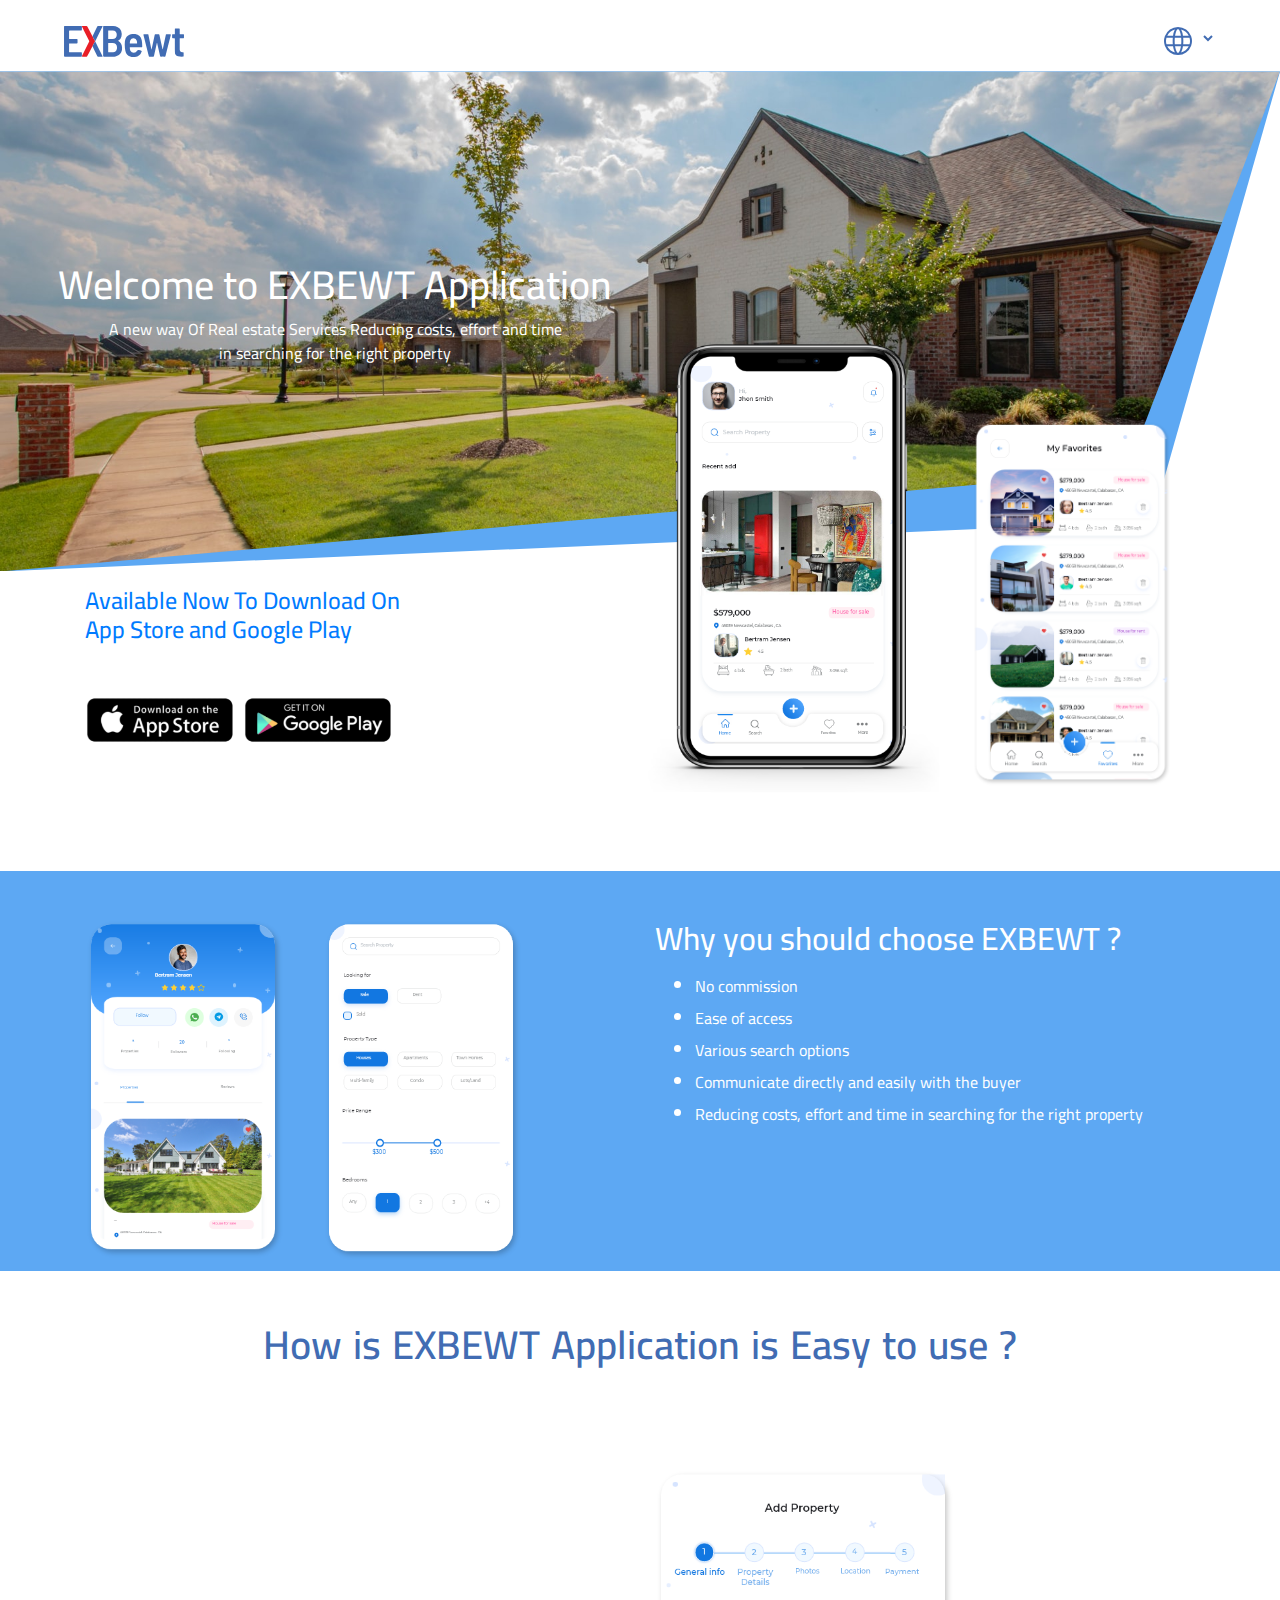
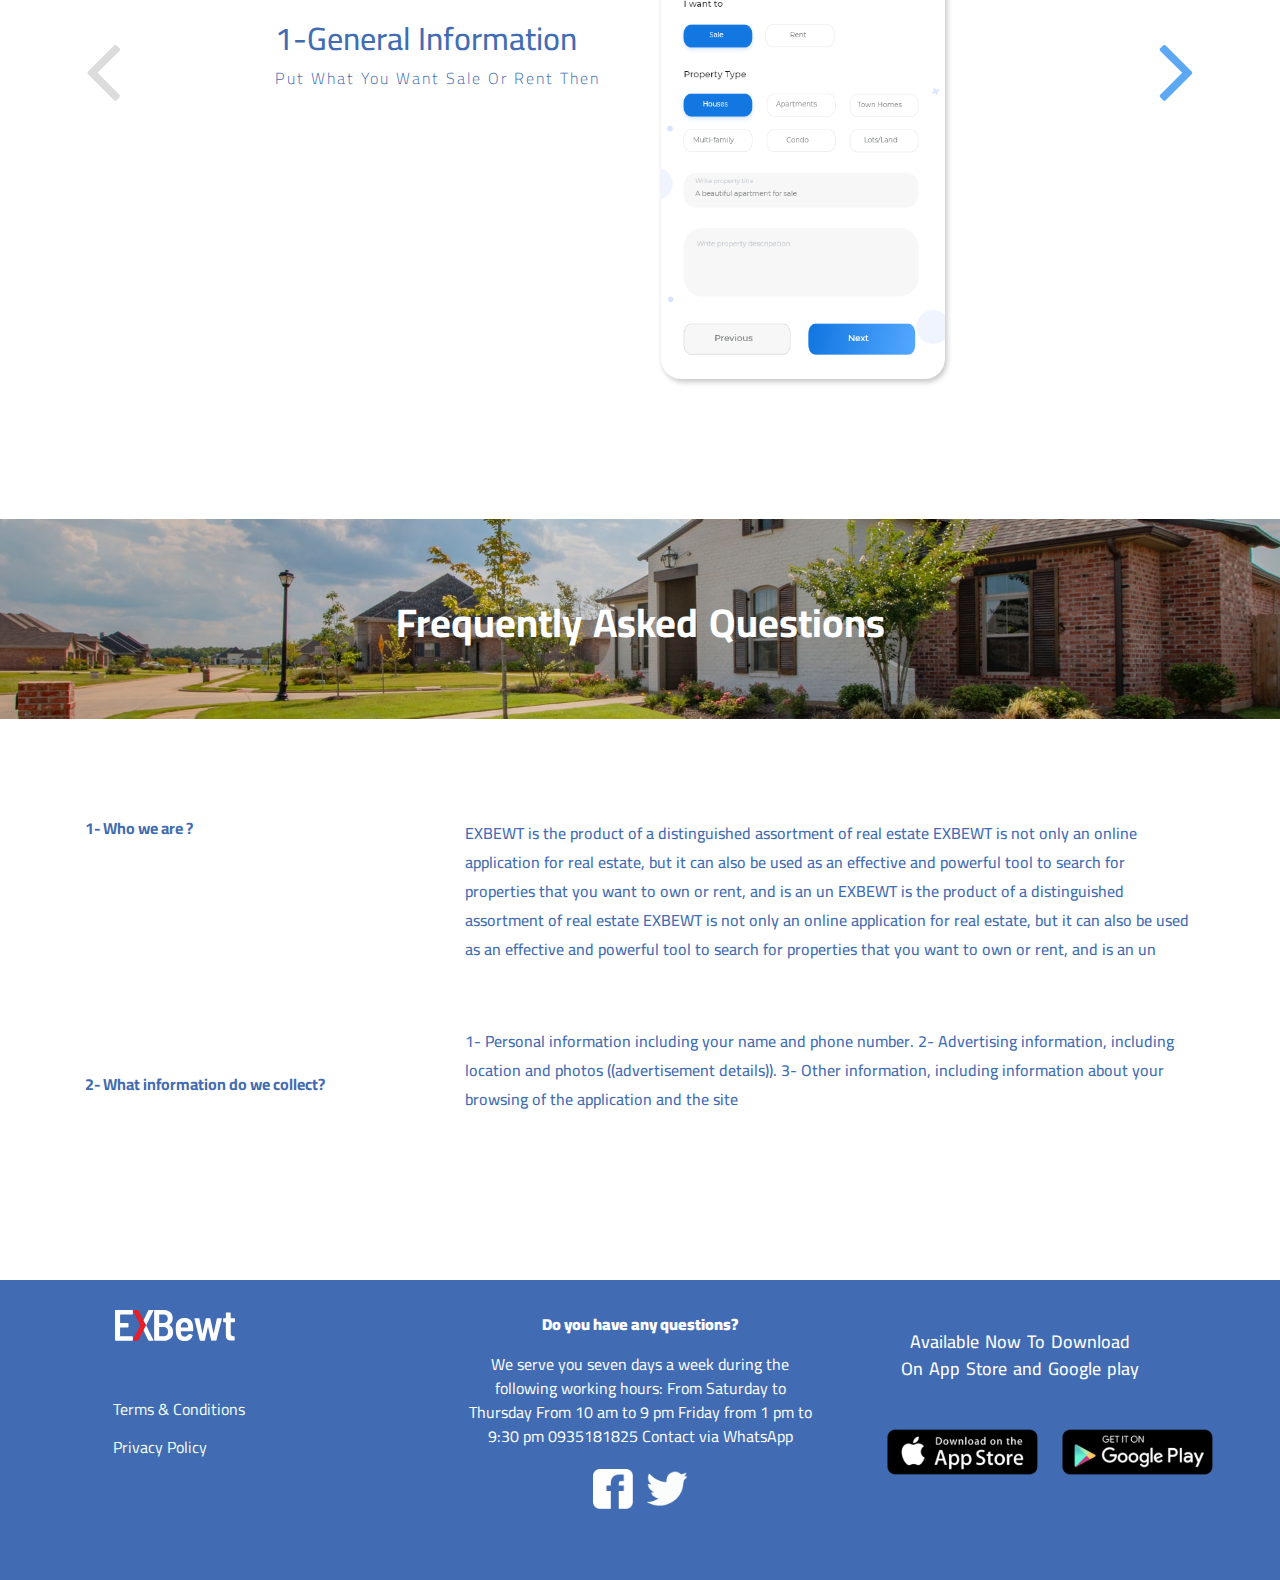
<file: index.html>
<!DOCTYPE html>
<html lang="en">

<head>
    <meta charset="UTF-8">
    <meta http-equiv="X-UA-Compatible" content="IE=edge">
    <meta name="viewport" content="width=device-width, initial-scale=1.0">
    <link rel="preconnect" href="https://fonts.googleapis.com">
    <link rel="preconnect" href="https://fonts.gstatic.com" crossorigin>
    <link
    <link rel="preconnect" href="https://fonts.googleapis.com">
    <link rel="preconnect" href="https://fonts.gstatic.com" crossorigin>
    <link href="https://fonts.googleapis.com/css2?family=Cairo:wght@200;300;400;600;800;900&family=Tajawal:wght@200;400;700&family=Zen+Kaku+Gothic+Antique:wght@300;500&display=swap" rel="stylesheet">
    <link href="https://fonts.googleapis.com/css2?family=Montserrat:ital,wght@0,100;0,300;0,500;1,700&display=swap"
    rel="stylesheet">
    <link href="css/bootstrap.min.css" rel="stylesheet">
    <link rel="stylesheet" href="https://cdn.jsdelivr.net/npm/bootstrap@4.6.1/dist/css/bootstrap.min.css">
    <script src="https://cdn.jsdelivr.net/npm/jquery@3.5.1/dist/jquery.slim.min.js"></script>
    <script src="https://cdn.jsdelivr.net/npm/popper.js@1.16.1/dist/umd/popper.min.js"></script>
    <script src="https://cdn.jsdelivr.net/npm/bootstrap@4.6.1/dist/js/bootstrap.bundle.min.js"></script>
    <link href="css/font-awesome.min.css" rel="stylesheet">
    <link href="css/style.css" rel="stylesheet">
    <title>EXBewt</title>
</head>

<body>


    
    <header class="my-3">
        <div class="cont header ">
            <div class="logo ">
                <img src="images/Logo colored.svg">
            </div>
            <div class="lang">
                <img src="images/أيقونة اللغة.svg" alt="">
               <select name="" id="select" class="
               ">
                   <option  hidden class="langOption"></option>
                   <option value="en" id="en">En</option>
                   <option value="ar" id="ar">Ar</option>
                   
                   
               </select>
            </div>
        </div>
    </header>

    <div class="parent d-none d-md-block">
        <section class="home-section">
      
            <div class="home">
                <div class="container">
                    <div class="home-details ">
                        <h1 class="title">
                            Welcome to EXBEWT Application
                        </h1>
                        <p>
                            A new way Of Real estate Services Reducing costs, effort and time<br> in searching for the right
                            property
                        </p>
                    </div>
                </div>
            </div>
    
          
        </section>
    </div>
    <div class="parent d-block d-md-none">
        <section class="home-section">
      
            <div class="home">
                <div class="container">
                    <div class="home-details ">
                        <h2 class="title">
                            Welcome to EXBEWT Application
                        </h2>
                        <p>
                            A new way Of Real estate Services Reducing costs, effort and time in searching for the right
                            property
                        </p>
                    </div>
                </div>
            </div>
    
          
        </section>
    </div>
    <section class="mobile d-none d-md-block">
        <div class="container">
            <div class="row">
                <div class="col-md-4  mobile-sec1">
                    <h4 class="text-primary mt-3">
                        Available Now To Download On<br> App Store and Google Play
                    </h4>
                    <div class="row mt-5">
                        <div class="col-md-5 col-12 ">
                            <div class="img">
                                <img src="images/APP Store.png" alt="" class="w-100">
                            </div>
                        </div>
                        <div class="col-md-5 col-12">
                            <div class="img">
                                <img src="images/Google Play.png" alt="" class="w-100">
                            </div>
                        </div>

                    </div>


                </div>
                <div class="col-md-8 mobiles">
                    <div class="row">
                        <div class="col-md-8 col-12">
                            <div class="img1">
                                <img src="images/Home phone.png" alt="">
                            </div>
                        </div>
                        <div class="col-md-4 col-12">
                            <div class="img2">
                                <img src="images/Group 18374.png" alt="">
                            </div>
                        </div>
                    </div>
                </div>
            </div>
        </div>
    </section>
    <section class="mobile d-block d-md-none">
        <div class="container">
            <div class="row">
               
                <div class="col-md-8 mobiles">
                    <div class="row">
                        <div class="col-md-8 col-12">
                            <div class="img1">
                                <img src="images/Home phone.png" alt="">
                            </div>
                        </div>
                        <div class="col-md-4 col-12">
                            <div class="img2">
                                <img src="images/Group 18374.png" alt="">
                            </div>
                        </div>
                    </div>
                </div>
                <div class="col-md-4  mobile-sec1 text-center">
                    <h4 class="text-primary mt-3">
                        Available Now To Download On <br>App Store and Google play
                    </h4>
                    <div class=" mt-5 imgInMobile">
                        <img src="images/Google Play.png" alt="">
                        <img src="images/APP Store.png" alt="">
                    </div>


                </div>
            </div>
        </div>
    </section>
    
    <section class="choose d-none d-md-block">
        <div class="container">
            <div class="row">
                <div class="col-md-6 col-12">
                    <div class="row mt-5">
                        <div class="col-md-5 col-12">
                            <div class="choose-img">
                                <img src="images/Group 18086.png" alt="" class="w-100">
                            </div>
                        </div>
                        <div class="col-md-5 col-12">
                            <div class="choose-img">
                                <img src="images/Group 18375.png" alt="" class="w-100">
                            </div>
                        </div>
                    </div>

                </div>
                <div class="col-md-6 col-12 mt-5">
                    <h2 class="choose-title text-white">
                        Why you should choose EXBEWT ?
                    </h2>
                    <ul class="text-white mt-3 choose-ul-list ">
                        <li class="my-2 mt-3">
                            No commission
                        </li>
                        <li class="my-2">
                            Ease of access
                        </li>
                        <li class="my-2">Various search options</li>
                        <li class="my-2">Communicate directly and easily with the buyer</li>
                        <li class="my-2">Reducing costs, effort and time in searching for the right property</li>

                    </ul>
                </div>
            </div>
        </div>
    </section>
    <section class="choose d-block d-md-none choose-mob">
        <div class="container">
            <div class="row">
                <div class=" col-12 mt-5">
                    <h4 class="choose-title text-white">
                        Why you should choose EXBEWT ?
                    </h4>
                    <ul class="text-white mt-3 choose-ul-list ">
                        <li class="my-2 mt-3">
                            No commission
                        </li>
                        <li class="my-2">
                            Ease of access
                        </li>
                        <li class="my-2">Various search options</li>
                        <li class="my-2">Communicate directly and easily with the buyer</li>
                        <li class="my-2">Reducing costs, effort and time in searching for the right property</li>

                    </ul>
                </div>
                <div class=" col-12">
                    <div class="row mt-5 chooseDiv">
                        <div class="col-5 ">
                            <div class="choose-img">
                                <img src="images/Group 18086.png" alt="" class="w-100">
                            </div>
                        </div>
                        <div class="col-5 ">
                            <div class="choose-img">
                                <img src="images/Group 18375.png" alt="" class="w-100 choose-mob-img2" >
                            </div>
                        </div>
                    </div>

                </div>
               
            </div>
        </div>
    </section>
    <h2 class="easyTitle ">How is EXBEWT Application is Easy to use ? </h2>
    <section class="easy d-none d-md-block" id="easy1">
        <div class="container">
            
            <div class="row my-5">
                <div class="col-md-2">
                    <i class="	fa fa fa-angle-left arrow" id="lefArrow" ></i>
                </div>


             
                <div class="col-md-8 col-12 faz1 d-none d-md-block">
                    <div class="row ">
                     <div class="col-md-6 col-12">
                         <div class="details">
                            <h2>
                                1-General Information
                            </h2>
                            <p>
                                put what you want Sale Or Rent then
                            </p>
        
                         </div>
                        </div>
                        <div class="col-md-6 col-12">
                            <div class="easy-img">
                                <img src="images/Steper-1.png" alt="" class="w-100 ">
                            </div>
                        </div>
        
                    </div>
                    </div>



                    <div class="col-md-8 col-12 faz2 d-none">
                        <div class="row ">
                         <div class="col-md-6 col-12">
                             <div class="details">
                                <h2>
                                    2-Preperty Details
                                </h2>
                                <p>
                                    adding how many rooms and what flooor is it and more details
                                 </p>
            
                             </div>
                            </div>
                            <div class="col-md-6 col-12">
                                <div class="easy-img">
                                    <img src="images/Steper-2.png" alt="" class="w-100 ">
                                </div>
                            </div>
            
                        </div>
                        </div>
                        <div class="col-md-8 col-12 faz3 d-none">
                            <div class="row">
                                <div class="col-md-6 col-12">
                                    <div class="details">
                                       <h2>
                                           3-Photos
                                       </h2>
                                       <p>
                                        show your property photos
                                       </p>
                   
                                    </div>
                                   </div>
                                   <div class="col-md-6 col-12">
                                       <div class="easy-img">
                                           <img src="images/Steper -3.png" alt="" class="w-100 ">
                                       </div>
                                   </div>
                   
                            </div>
                        </div>
                        <div class="col-md-8 col-12 faz4 d-none">
                            <div class="row">
                                <div class="col-md-6 col-12">
                                    <div class="details">
                                       <h2>
                                           4-Location
                                       </h2>
                                       <p>
                                         locate the place so easy to find
                                       </p>
                   
                                    </div>
                                   </div>
                                   <div class="col-md-6 col-12">
                                       <div class="easy-img">
                                           <img src="images/Steper -4.png" alt="" class="w-100 ">
                                       </div>
                                   </div>
                   
                            </div>
                        </div>
                          
                        <div class="col-md-8 col-12 faz5 d-none">
                            <div class="row">
                              <div class="col-md-6 col-12">
                                  <div class="details">
                                     <h2>
                                       5-Payment methode :
                                     </h2>
                                     <p>
                                         explain to us how  you ...</p>
                 
                                  </div>
                                 </div>
                                 <div class="col-md-6 col-12">
                                     <div class="easy-img">
                                         <img src="images/Steper -5.png" alt="" class="w-100 ">
                                     </div>
                                 </div>
                 
                            </div>
                        </div>
                        

             
                <div class="col-md-2">
                    <i class="fa fa-angle-right right  arrow active" id="rightArrow" ></i>
                </div>

            </div>
        </div>
    </section>
   
     <!-- <section class="easy easymob d-block d-md-none">
        <div class="container">
         
          <div class="container">
            <div class="row  backg" >
               

               
                
                <div class="col-12">
                    <div class="details">
                       <h4>
                           1-General Information
                       </h4>
                       <p>
                           put what you want sale or rent then ...
                       </p>
   
                    </div>
                   </div>
                   <div class="col-12">
                    <div class="easy-img">
                        <img src="images/Steper-1.png" alt="" class="w-100 ">
                    </div>
                </div>
              

            </div>
          </div>
        </div>
    </section> -->
    
    


    <section class="easy easymob d-block d-md-none">
        <div class="container ">













         
            <div id="slider" class="carousel slide" data-ride="carousel">
                <ol class="carousel-indicators">
                    <li data-target="#slider" data-slide-to="0" class="active"></li>
                    <li data-target="#slider" data-slide-to="1"></li>
                    <li data-target="#slider" data-slide-to="2"></li>
                    <li data-target="#slider" data-slide-to="3"></li>
                    <li data-target="#slider" data-slide-to="4"></li>
                </ol>
            
               <div class="container-final ">
                <div class="carousel-inner">
                  <div class="carousel-item active  my-5 ">
                    <div class="mb-5 tik">
                        <h3 class="final-title">1-General Information</h3 >
                        <p>put what you want sale or rent then ...</p>
                       </div>
                   
                      <div class="final-img">
                        <img class="d-block w-100" src="images/Steper-1.png">
                      </div>
                  </div>
                  <div class="carousel-item my-5 ">
                    <div class="mb-5 tik" >
                        <h3 class="final-title">
                            2-Preperty Details
                        </h3>
                        <p>
                            adding how many rooms and what<br> flooor is it and more details
                         </p>
    
                       </div>
                       <div class="final-img">
                        <img class="d-block w-100" src="images/Steper-2.png">
                      </div>
                  </div>
                  <div class="carousel-item my-5 ">
                    <div class="mb-5 tik" >
                        <h3 class="final-title">
                            3-Photos
                        </h3>
                        <p>
                         show your property photos
                        </p>
    
                       </div>
                       <div class="final-img">
                        <img class="d-block w-100" src="images/Steper -3.png">
                      </div>
                  </div>
                  <div class="carousel-item my-5 ">
                    <div class="mb-5 tik">
                        <h3 class="final-title">
                            4-Location
                        </h3>
                        <p>
                          locate the place so easy to find
                        </p>
    
                       </div>
                       <div class="final-img">
                        <img class="d-block w-100" src="images/Steper -4.png">
                      </div>
                  </div>
                  <div class="carousel-item my-5 ">
                    <div class="mb-5 tik" >
                        <h3 class="final-title">
                            5-Payment methode :
                          </h3>
                          <p>
                              explain to us how  you ...</p>
      
                       </div>
                       <div class="final-img">
                        <img class="d-block w-100" src="images/Steper -5.png">
                      </div>
                  </div>
              </div>
               </div>
            </div>
            
        </div>
    </section>


 <section class="freq d-none d-md-block">
     <div>
         <h2>
            Frequently Asked Questions
         </h2>
     </div>

 </section >
 <section class="freq d-block d-md-none  ">
    <div>
        <h3>
           Frequently Asked <br>Questions
        </h3>
    </div>

</section >

 <section class=" questions">
    <div class="container ">
        <div class="row ">
     
            <div class="col-md-4 col-12 ">
              <h3 class="">
                  1- Who we are ?
              </h3>
            </div>
           <div class="col-md-8 col-12">
                <p>
                  EXBEWT is the product of a distinguished assortment of real estate EXBEWT is not only an online application for real estate, but it can also be used as an effective and powerful tool to search for properties that you want to own or rent, and is an un    EXBEWT is the product of a distinguished assortment of real estate EXBEWT is not only an online application for real estate, but it can also be used as an effective and powerful tool to search for properties that you want to own or rent, and is an un
                </p>
           </div>
  
       </div>
       <div class="row my-5">
     
        <div class="col-md-4 col-12 mt-5">
          <h3>
            2- What information do we collect?
          </h3>
        </div>
       <div class="col-md-8 col-12">
            <p>1- Personal information including your name and phone number. 2- Advertising information, including location and photos ((advertisement details)). 3- Other information, including information about your browsing of the application and the site
            </p>
       </div>

   </div>
      
    </div>
    
 </section>
   <footer >
       <div class="container">
          <div class="row">
              <div class="col-md-4 col-12 col-one">
                <div class="img">
                    <img src="images/Logo white.svg" alt="" class="w-100">
     
                </div>
               

                <div class="container Privacy">
 
                    <!-- Button to Open the Modal -->
                    <button type="button" class="btn btn-white" data-toggle="modal" data-target="#myModal">
                        Terms & Conditions
                    </button>
                  
                    <!-- The Modal -->
                    <div class="modal text-left" id="myModal">
                      <div class="modal-dialog modal-dialog-scrollable">
                        <div class="modal-content">
                        
                          <!-- Modal Header -->
                          <div class="modal-header">
                            <h1 class="modal-title">  Terms & Conditions</h1>
                            <button type="button" class="close" data-dismiss="modal">×</button>
                          </div>
                          
                          <!-- Modal body -->
                          <div class="modal-body">
                            <h3>Terms and conditions for EXbewt Application </h3>
                            <p>
                                EXbewt Website/Application adheres to Use Agreement and use privacy. Nevertheless, we are not a part in any dispute or claims that may arise amongst the users due to the violation of any or All parties to the Use Agreement. However, EXbewt seeks to enhance the security aspect at its site throughout limiting and eliminating the violations which some the site's users may do in a manner that contradicts the Agreement, Policy, Privacy and provisions of use in order to achieve the integrity of buying and selling, countering fraud, deception, and cheating as well as to observe the laws, legislations, and regulations observed. Therefore; EXbewt Website/Application may take the required procedure against any individual, institute, or company which breached EXbewt Website/Application Use Agreement, knowing that such procedure may be to the extent of legal and judicial prosecution before the competent body, We herein set forth the common violations and the procedures against the same:
                                 1. The client is exposed to fraud by a third party:
                                • The client should communicate through the email: info@exbewt.com.
                                * Website management will consider the complain and inspect the respondent client, whom the required procedure will be taken against him in case it was proved he violated Use Agreement. Such incident will be documented and archived to refer to it at any time.
                                • The afflicted client should refer to the competent institutions to submit a complain.
                                • EXbewt Website/Application shall not be a party in such cases, nor it would incur any liability, but we will present what has been documented to the competent institutions in case that was requested.
                                 2. Offending State's policy or sovereignty: such incident will be documented, the advertisement will be deleted, the advertiser's membership shall be cancelled, and the competent institutions will be informed the same
                                3. In case any forbidden commodities were sold: such advertisement will be documented, the advertisement will be deleted, the advertiser's membership shall be cancelled, and the competent institutions will be informed the same. 
                                4. In case any individual, institution, or company illegally (like hacking or using the illegal data-collect means or whatsoever otherwise mean is used) in order to access the Website content, Website programming, the application, of benefiting from the foregoing in whatsoever mean that might be, then; EXbewt Website/Application shall refer to the competent institutions in order to sue the he other party for the crime of electronic hacking and committing a violation against informatics crime regulations. 
                                5. In case any individual, institution, or company illegally copies advertisements from EXbewt Website/Application into another website or application without an approval from the Website, then EXbewt Website/Application would refer to the competent institutions to start a legal trial and prosecute the other party under the claim of violating the right of property. 
                                6. Violating the rights of property, intellectual property, or a patent from a third party: 
                                • Should you think that a right of yours were violated, then you should communicate (info@exbewt.com) or submit what may prove your eligibility for the published advertisement.
                                • EXbewt Website/Application will consider, study, and verify the complain, and shall take the required procedure according to the result. The complain will also be archived to refer to it at any time. 
                                * You should refer to the competent institutions in case you wish to sue the party you think it violated your right, knowing that EXbewt Website/Application will not be a part in the case nor it shall be liable for not or incur any responsibility, nevertheless; we will submit what has been documented in case the competent institutions request so. to submit a complain via the following email 
                                7. Spam: when a client is abused by another client, then he should notify the management. The complain will be considered and the appropriate procedure shall be taken against the same.
                                </p>
                          </div>
                          
                          <!-- Modal footer -->
                          <div class="modal-footer">
                            <button type="button" class="btn btn-primary" data-dismiss="modal">Close</button>
                          </div>
                          
                        </div>
                      </div>
                    </div>
                    
                  </div>
                  
                  

                   <div class="container Privacy">
 
                    <!-- Button to Open the Modal -->
                    <button type="button" class="btn btn-white" data-toggle="modal" data-target="#mymodal">
                      Privacy Policy
                    </button>
                  
                    <!-- The Modal -->
                    <div class="modal text-left" id="mymodal">
                      <div class="modal-dialog modal-dialog-scrollable">
                        <div class="modal-content">
                        
                          <!-- Modal Header -->
                          <div class="modal-header">
                            <h1 class="modal-title ">Privacy Policy</h1>
                            <button type="button" class="close" data-dismiss="modal">×</button>
                          </div>
                          
                          <!-- Modal body -->
                          <div class="modal-body">
                            <h3>Privacy policy and confidentiality statement</h3>
                            <p>
                                We appreciate your concerns and interest regarding the privacy of your data on the Internet. This policy has been prepared to help you understand the nature of the data we collect from you when you visit our application and website and how we deal with this personal data.
                                
                                No information about you will be collected without a predetermined reason. We will collect and use personal information only with the aim of achieving these specific reasons, or for any other compatible purposes, and no other information will be collected without the consent of the individual or organizations concerned as required by law. We will only retain personal information for as long as necessary to achieve these purposes. We will collect this personal information through legitimate means only, and when needed only with the knowledge or consent of the person concerned.
                                
                                What information do we collect?
                                
                                1- Personal information including your name, phone number
                                
                                2-Supporting papers, including identity papers to classify the advertisement "documented" and document membership to a regular office.
                                
                                3-Advertising information, including location and pictures, advertising details.
                                
                                4-Other information, including information about your browsing of the site or application.
                                
                                5-Payment data.
                                
                                What will this information be used for?
                                
                                1-To give you a special experience and provide the best services (and work to best meet your individual needs by providing us with your personal information)
                                
                                2-To develop the performance of using the site: (We always strive to improve the services of the site based on the information we receive from you)
                                
                                3-To improve customer service (this information helps us to better respond to your requests addressed to the customer service team, support their needs and analyze data traffic on the site.
                                
                                4-To send messages to e-mails or SMS messages, notifications to users through the site, application or other available means to provide all services, and to answer all inquiries and requests, and other questions.
                                
                                5-Automatic recording of data entry.
                                
                                6-To make statistics, research, real estate reports and payment transactions in the services available on the site.
                                
                                7-Engagement with trusted third-party partners, for example (government agencies, banks)
                                
                                8-Partners who use our analysis services.
                                
                                9-We share information with law enforcement agencies or in response to legal requests we receive
                                </p>
                          </div>
                          
                          <!-- Modal footer -->
                          <div class="modal-footer">
                            <button type="button" class="btn btn-primary" data-dismiss="modal">Close</button>
                          </div>
                          
                        </div>
                      </div>
                    </div>
                    
                  </div>
              
              </div>
              <div class="col-md-4 col-12 col2 mt-3">
              <p class="my-3">
               <p class="do">Do you have any questions?</p>  We serve you seven days a week during the following working hours: From Saturday to Thursday From 10 am to 9 pm Friday from 1 pm to 9:30 pm 0935181825 Contact via WhatsApp
              </p>
             
               <a href="https://www.facebook.com/exbewt" target="_blank"> <img src="images/Facebook.svg" alt="" ></a>
               <a href="https://twitter.com/exbewt?s=21" target="_blank">
                <img src="images/tweeter.svg" alt="">
               </a>
              
              </div>
              <div class="col-md-4 col-12 col3 my-5">
               <p> Available Now To Download<br> On App Store and Google play</p>
             <div class="img">
                 <div class="appstore">
                    <img src="images/APP Store.png" alt="" class="">
                 </div>
                 <div class="googleplay">
                    <img src="images/Google Play.png" alt="" class="">
                 </div>
                </div>
                 
                
                
             </div>
            </div>
          </div>
   </footer>
 

   <script src="js/lang.js"></script>
<script src="js/script.js"></script>
</body>

</html>
</file>
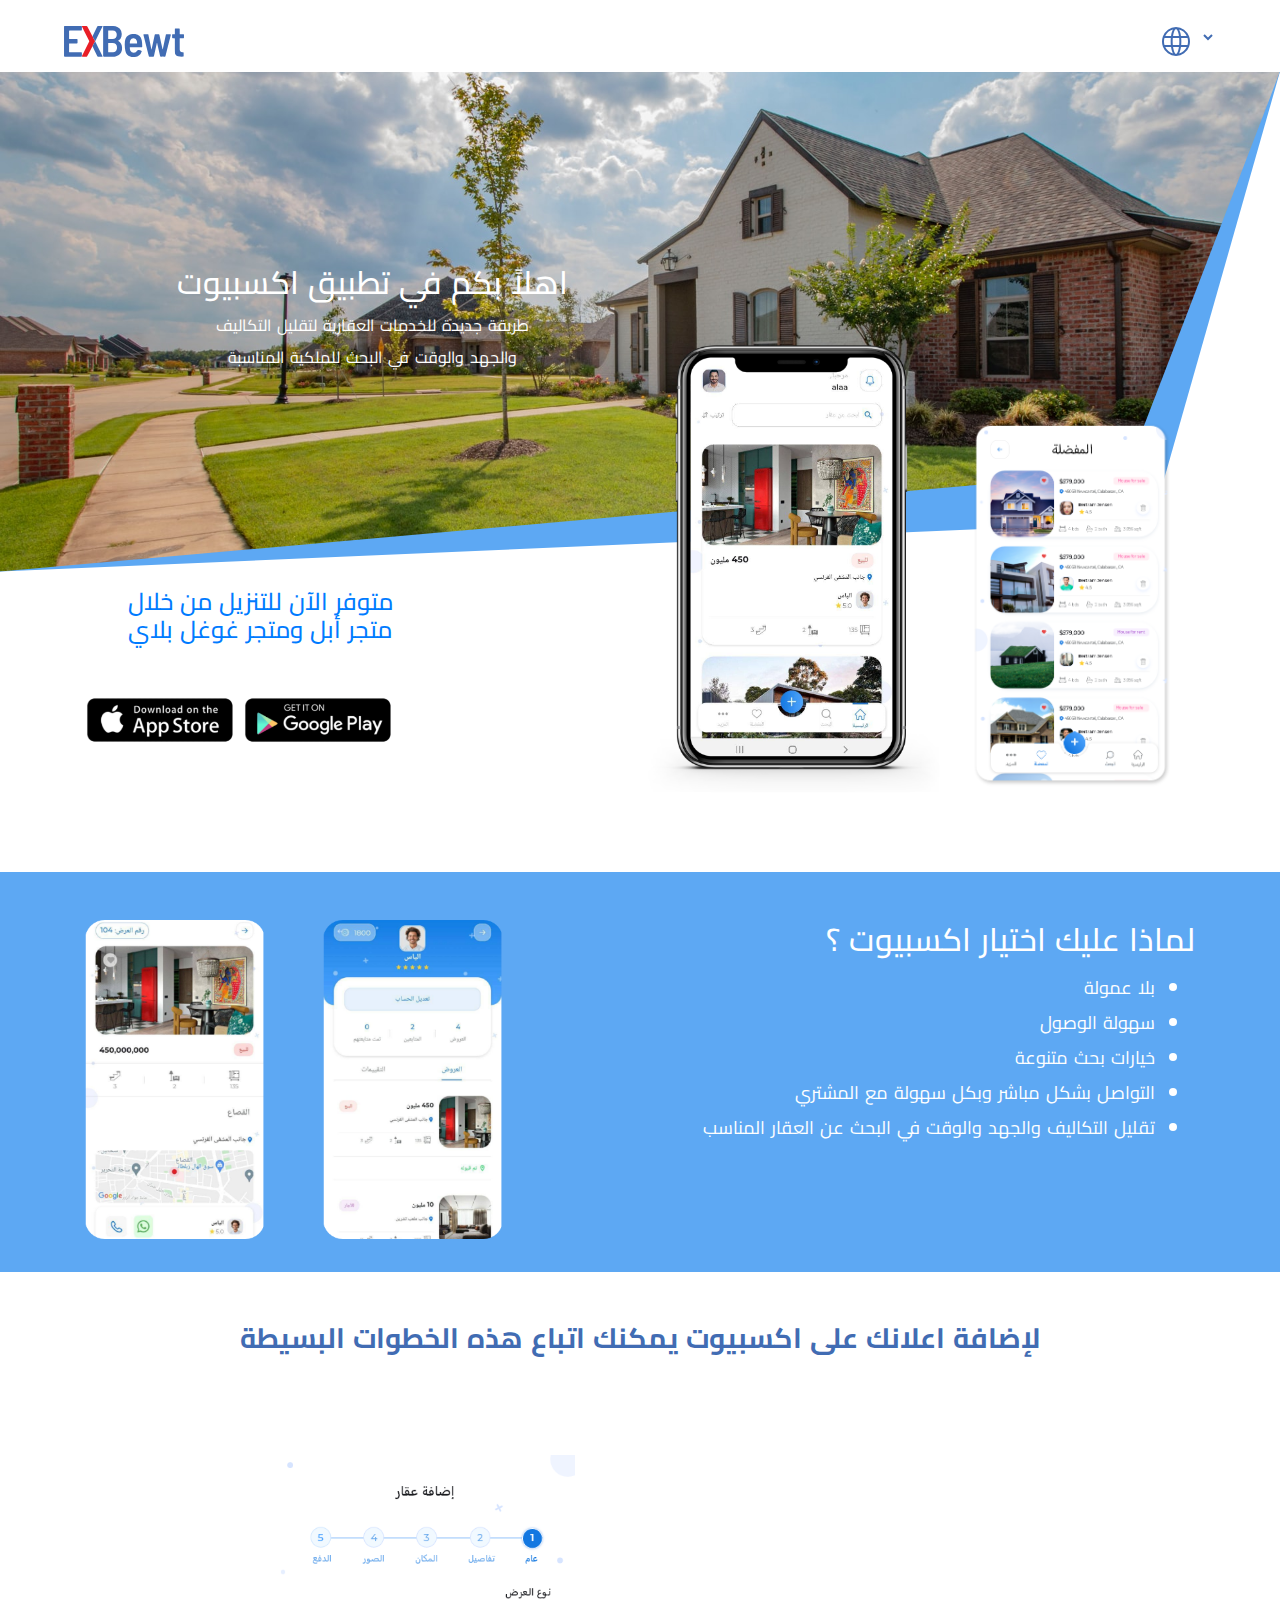
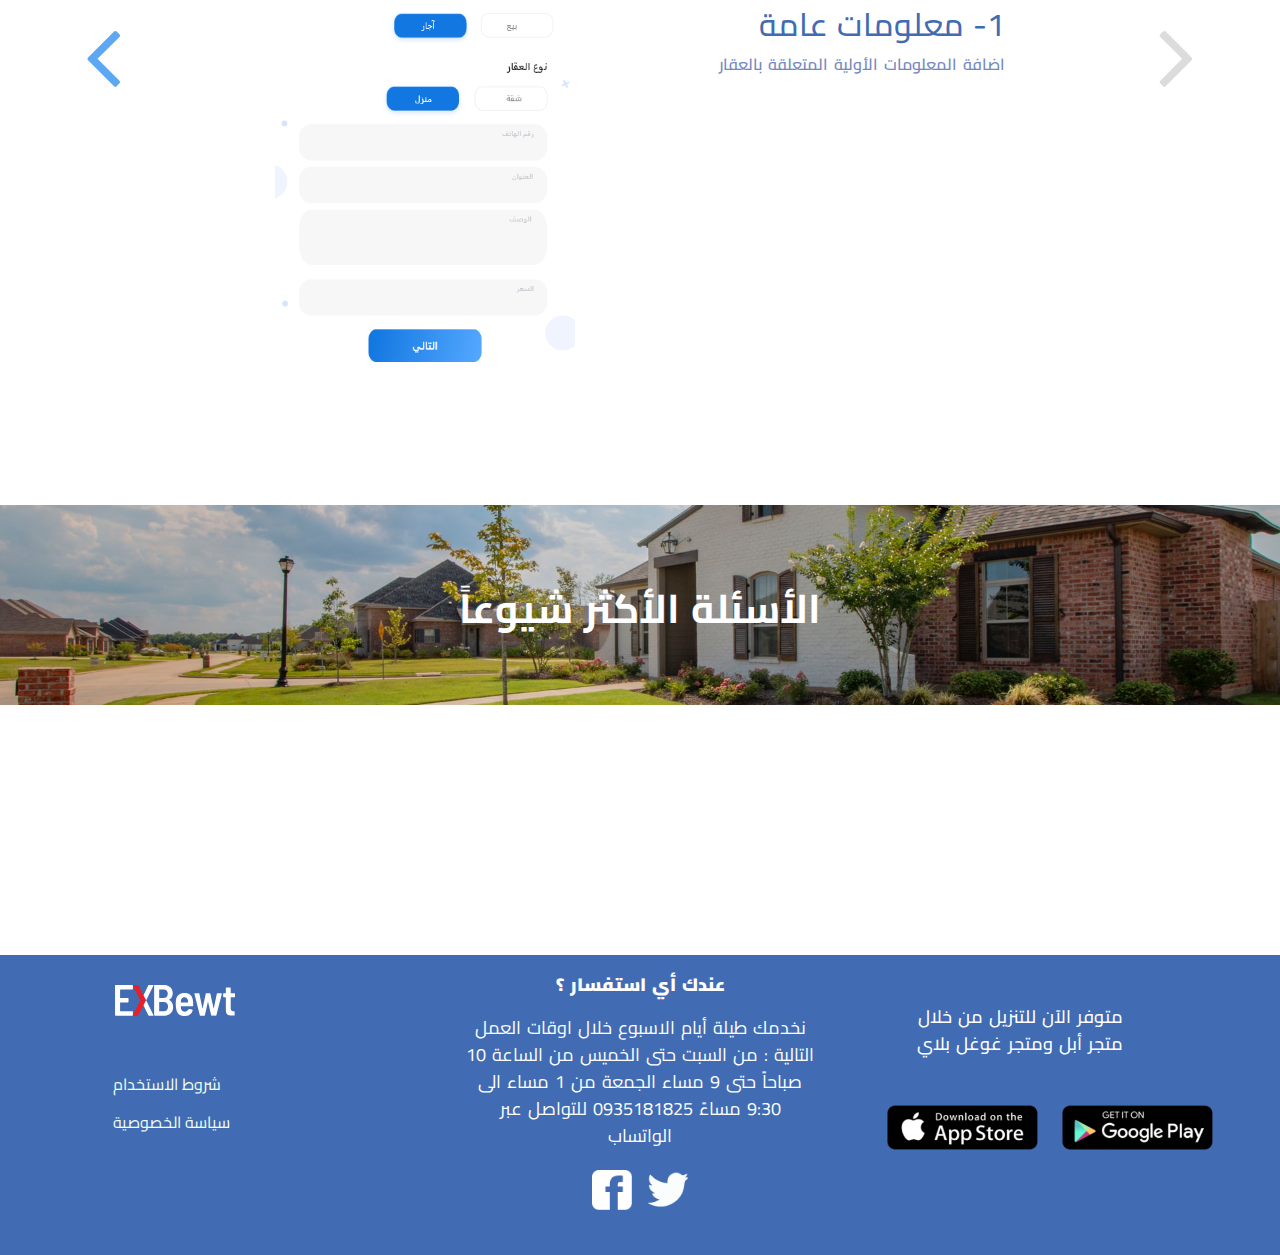
<file: indexAr.html>
<!DOCTYPE html>
<html>

<head>
    <meta charset="UTF-8">
    <meta http-equiv="X-UA-Compatible" content="IE=edge">
    <meta name="viewport" content="width=device-width, initial-scale=1.0">
    <link rel="preconnect" href="https://fonts.googleapis.com">
    <link rel="preconnect" href="https://fonts.gstatic.com" crossorigin>
    <link
    <link rel="preconnect" href="https://fonts.googleapis.com">
    <link rel="preconnect" href="https://fonts.gstatic.com" crossorigin>
    <link href="https://fonts.googleapis.com/css2?family=Cairo:wght@200;300;400;600;800;900&family=Tajawal:wght@200;400;700&family=Zen+Kaku+Gothic+Antique:wght@300;500&display=swap" rel="stylesheet">
    <link href="https://fonts.googleapis.com/css2?family=Montserrat:ital,wght@0,100;0,300;0,500;1,700&display=swap"
    rel="stylesheet">
    <link href="css/bootstrap.min.css" rel="stylesheet">
    <link rel="stylesheet" href="https://cdn.jsdelivr.net/npm/bootstrap@4.6.1/dist/css/bootstrap.min.css">
    <script src="https://cdn.jsdelivr.net/npm/jquery@3.5.1/dist/jquery.slim.min.js"></script>
    <script src="https://cdn.jsdelivr.net/npm/popper.js@1.16.1/dist/umd/popper.min.js"></script>
    <script src="https://cdn.jsdelivr.net/npm/bootstrap@4.6.1/dist/js/bootstrap.bundle.min.js"></script>
    <link href="css/font-awesome.min.css" rel="stylesheet">
    <link href="css/style.css" rel="stylesheet">
   
    <link href="css/arStyle.css" rel="stylesheet">
    <title>اكسبيوت</title>
</head>

<body>
    <header class="my-3">
        <div class="cont header ">
            <div class="logo ">
                <img src="images/Logo colored.svg">
            </div>
            <div class="lang">
                <img src="images/أيقونة اللغة.svg" alt="">
               <select name="" id="select" class="text-right 
               ">
                   <option  hidden class="langOption"></option>
                   <option value="ar" id="ar" dir="rtl">العربية</option>
                   <option value="en" id="en" dir="rtl">الانكليزية</option>
                   
               </select>
            </div>
        </div>
    </header>

    <div class="parent d-none d-md-block">
        <section class="home-section">

            <div class="home">
                <div class="container">
                    <div class="home-details p-5 ">
                        <h2 class="title mb-3">
اهلاً بكم في تطبيق اكسبيوت                        </h2>
                        <p>
                            طريقة جديدة للخدمات

                            العقارية
                            لتقليل التكاليف
                        <p>والجهد والوقت في البحث
                            للملكية المناسبة
                        </p>

                        </p>

                    </div>
                </div>
            </div>


        </section>
    </div>
    <div class="parent d-block d-md-none">
        <section class="home-section">

            <div class="home">
                <div class="container">
                    <div class="home-details home-mobile-details">
                        <h1 class="title mb-4">
                            
                            
                             أهلاً بكم في تطبيق اكسبيوت
                        </h1>
                        <p>طريقة جديدة للخدمات العقارية
                            تقليل التكاليف والجهد والوقت
                            في البحث عن العقار المناسب
                        </p>

                        </p>

                    </div>
                </div>
            </div>


        </section>
    </div>
    <section class="mobile d-none d-md-block">
        <div class="container">
            <div class="row">
                <div class="col-md-4  mobile-sec1">
                    <h4 class="text-primary mt-3 text-center ">
                        متوفر الآن للتنزيل من خلال 
                        <br>
                        متجر أبل ومتجر غوغل بلاي
                    </h4>
                    <div class="row mt-5">
                        <div class="col-md-5 col-12 ">
                            <div class="img">
                                <img src="images/APP Store.png" alt="" class="w-100">
                            </div>
                        </div>
                        <div class="col-md-5 col-12">
                            <div class="img">
                                <img src="images/Google Play.png" alt="" class="w-100">
                            </div>
                        </div>

                    </div>


                </div>
                <div class="col-md-8 mobiles">
                    <div class="row">
                        <div class="col-md-8 col-12">
                            <div class="img1">
                                <img src="Arabic/Images in Web/Home Page arabic (1).png" alt="">
                            </div>
                        </div>
                        <div class="col-md-4 col-12">
                            <div class="img2">
                                <img src="arImage/Arabic Screen-3.png" alt="">
                            </div>
                        </div>
                    </div>
                </div>
            </div>
        </div>
    </section>
    <section class="mobile d-block d-md-none">
        <div class="container">
            <div class="row">

                <div class="col-md-8 mobiles">
                    <div class="row">
                        <div class="col-md-8 col-12">
                            <div class="img1">
                                <img src="images/Home phone.png" alt="">
                            </div>
                        </div>
                        <div class="col-md-4 col-12">
                            <div class="img2">
                                <img src="arImage/Arabic Screen-3.png" alt="">
                            </div>
                        </div>
                    </div>
                </div>
                <div class="col-md-4  mobile-sec1 text-center">
                    <h4 class="text-primary mt-3 text-center ">
                        متوفر الآن للتنزيل من خلال
                        متجر أبل ومتجر غوغل بلاي
                    </h4>
                    <div class=" mt-5 imgInMobile">
                        <img src="images/Google Play.png" alt="">
                        <img src="images/APP Store.png" alt="">
                    </div>


                </div>
            </div>
        </div>
    </section>

    <section class="choose d-none d-md-block">
        <div class="container">
            <div class="row">
                <div class="col-md-6 col-12">
                    <div class="row mt-5">
                        <div class="col-md-5 col-12">
                            <div class="choose-img choose-img-ar">
                                <img src="Arabic/Images in Web/Home Page arabic (3).png" alt="">
                            </div>
                        </div>
                        <div class="col-md-5 col-12">
                            <div class="choose-img choose-img-ar">
                                <img src="Arabic/Images in Web/Home Page arabic (2).png" alt="">
                            </div>
                        </div>
                    </div>

                </div>
                <div class="col-md-6 col-12 mt-5">
                    <h2 class="choose-title text-white text-right">
                         لماذا عليك اختيار اكسبيوت ؟

                    </h2>
                    <ul class="text-white mt-3 choose-ul-list text-right" dir="rtl">
                        <li class="my-2 mt-3">
                            بلا عمولة
                        </li>
                        <li class="my-2">
                            سهولة الوصول
                        </li>
                        <li class="my-2">خيارات بحث متنوعة</li>
                        <li class="my-2">التواصل بشكل مباشر وبكل سهولة مع المشتري</li>
                        <li class="my-2">تقليل التكاليف والجهد والوقت في البحث عن العقار المناسب</li>

                    </ul>
                </div>
            </div>
        </div>
    </section>
    <section class="choose d-block d-md-none choose-mob">
        <div class="container">
            <div class="row">
                <div class=" col-12 mt-5">
                    <h3 class="choose-title text-white text-right">
                          لماذا عليك اختيار اكسبيوت؟
                    </h3>
                    <ul class="text-white mt-3 choose-ul-list" dir="rtl">

                        <li class="my-2 mt-3">
                            بلا عمولة
                        </li>
                        <li class="my-2">
                            سهولة الوصول
                        </li>
                        <li class="my-2">خيارات بحث متنوعة</li>
                        <li class="my-2">التواصل بشكل مباشر وبكل سهولة مع المشتري</li>
                        <li class="my-2">تقليل التكاليف والجهد والوقت في البحث عن العقار المناسب</li>

                    </ul>
                </div>
                <div class=" col-12">
                    <div class="row mt-5 chooseDiv">
                        <div class="col-5 ">
                            <div class="choose-img choose-img-ar">
                                <img src="Arabic/Images in Web/Home Page arabic (2).png" alt="">
                            </div>
                        </div>
                        <div class="col-5 ">
                            <div class="choose-img choose-img-ar mb-3 ">
                                <img src="Arabic/Images in Web/Home Page arabic (3).png" alt="" class=" choose-mob-img2">
                            </div>
                        </div>
                    </div>

                </div>

            </div>
        </div>
    </section>
    <h3 class="easyTitle ">

        لإضافة اعلانك على اكسبيوت يمكنك اتباع هذه الخطوات البسيطة
    </h3>
    <section class="easy d-none d-md-block" id="easy1">
        <div class="container">

            <div class="row my-5">
                <div class="col-md-2">
                    <i class="	fa fa fa-angle-left arrow" id="lefArrow"></i>
                </div>

             <div class="col-md-8 col-12 d-none d-md-block faz1">
                 <div class="row">
                    <div class="col-md-6 col-12">
                        <div class="easy-img">
                            <img src="arImage/بالعربي 1.png" alt="" class="w-100 ">
                        </div>
                    </div>
                    <div class="col-md-6 col-12">
                        <div class="details text-right" dir="rtl">
                            <h2>
                                1- معلومات عامة
                            </h2>
                            <p>
                                اضافة المعلومات الأولية المتعلقة بالعقار
                            </p>
    
                        </div>
                    </div>
    
                 </div>
             </div>
<div class="col-md-8 col-12 faz2 d-none">
    <div class="row">
        <div class="col-md-6 col-12">
            <div class="easy-img">
                <img src="arImage/بالعربي 2.png" alt="" class="w-100 ">
            </div>
        </div>
        <div class="col-md-6 col-12">
            <div class="details text-right" dir="rtl">
                <h2>
                    2-التفاصيل
                </h2>
                <p>
                    إضافة عدد الغرف وما هي الأرضية والمزيد من التفاصيل                </p>

            </div>
        </div>

    </div>
</div>
<div class="col-md-8 col-12 faz3 d-none">
    <div class="row">
        <div class="col-md-6 col-12">
            <div class="easy-img">
                <img src="arImage/بالعربي 3.png" alt="" class="w-100 ">
            </div>
        </div>
        <div class="col-md-6 col-12">
            <div class="details text-right" dir="rtl">
                <h2>
                    3-المكان
                </h2>
                <p>
                    يمكنم تحديد المكان بسهولة 
                </p>

            </div>
        </div>

    </div>
</div>
<div class="col-md-8 col-12 faz4 d-none">
    <div class="row">
        <div class="col-md-6 col-12">
            <div class="easy-img">
                <img src="arImage/بالعربي 4.png" alt="" class="w-100 ">
            </div>
        </div>
        <div class="col-md-6 col-12">
            <div class="details text-right" dir="rtl">
                <h2>
4- الصور
                </h2>
                <p>عرض صور الممتلكات الخاصة بك
                </p>

            </div>
        </div>

    </div>
</div>

<div class="col-md-8 col-12 faz5 d-none">
    <div class="row">
        <div class="col-md-6 col-12">
            <div class="easy-img">
                <img src="arImage/بالعربي 5.png" alt="" class="w-100 ">
            </div>
        </div>
        <div class="col-md-6 col-12">
            <div class="details text-right" dir="rtl">
                <h2>

5-الدفع                </h2>
                <p>
                    اختر طريقة الدفع التي تناسبك
                </p>

            </div>
        </div>

    </div>
</div>
                <div class="col-md-2">
                    <i class="fa fa-angle-right right  arrow active" id="rightArrow"></i>
                </div>

            </div>
        </div>
    </section>
   
  
    <section class="easy easymob d-block d-md-none">
        <div class="container text-right " >













         
            <div id="slider" class="carousel slide" data-ride="carousel">
                <ol class="carousel-indicators">
                    <li data-target="#slider" data-slide-to="0" class="active"></li>
                    <li data-target="#slider" data-slide-to="1"></li>
                    <li data-target="#slider" data-slide-to="2"></li>
                    <li data-target="#slider" data-slide-to="3"></li>
                    <li data-target="#slider" data-slide-to="4"></li>
                </ol>
            
               <div class="container-final ">
                <div class="carousel-inner">
                  <div class="carousel-item active  my-5 ">
                    <div class="mb-5 tik-ar">
                        <h3 class="final-title-ar" dir="rtl">
                            1- معلومات عامة
                        </h3>
                        <p>
                            
                            
                            اضافة المعلومات الأولية
                     <br>
                        المتعلقة بالعقار
                        

                        </p>
                       </div>
                   
                       <div class="final-img">
                        <img class="d-block w-100" src="images/بالعربي (5).png">
                      </div>
                  </div>
                  <div class="carousel-item my-5 ">
                    <div class="mb-5 tik-ar" >
                        <h3 class="final-title-ar" dir="rtl">
                            2-التفاصيل
                        </h3>
                        <p>
                            إضافة عدد الغرف وما هي الأرضية <br>والمزيد من التفاصيل                </p>
        
    
                       </div>
                       <div class="final-img">
                        <img class="d-block w-100" src="images/بالعربي (4).png">
                      </div>
                  </div>
                  <div class="carousel-item my-5 ">
                    <div class="mb-5 tik-ar" >
                        <h3 class="final-title-ar" dir="rtl">
                            3-المكان
                        </h3>
                        <p>
                            يمكنم تحديد المكان بسهولة 
                        </p>
    
                       </div>
                       <div class="final-img">
                        <img class="d-block w-100" src="images/بالعربي (3).png">
                      </div>
                  </div>
                  <div class="carousel-item my-5 ">
                    <div class="mb-5 tik-ar">
                        <h3 class="final-title-ar" dir="rtl" >
                            4- الصور
                                            </h3>
                                            <p>عرض صور الممتلكات الخاصة بك
                                            </p>
    
                       </div>
                       <div class="final-img">
                        <img class="d-block w-100" src="images/بالعربي (2).png">
                      </div>
                  </div>
                  <div class="carousel-item my-5 ">
                    <div class="mb-5 tik-ar" >
                        <h3 class="final-title-ar" dir="rtl" >

                            5-الدفع                </h3>
                                            <p>
                                                اختر طريقة الدفع التي تناسبك
                                            </p>
                            
      
                       </div>
                       <div class="final-img">
                        <img class="d-block w-100" src="images/بالعربي (1).png">
                      </div>
                  </div>
              </div>
               </div>
            </div>
            
        </div>
    </section>

  <section class="freq d-none d-md-block">
        <div>
            <h2>
                الأسئلة الأكثر شيوعاً
            </h2>
        </div>

    </section>
    <section class="freq d-block d-md-none ">
        <div>
            <h3>
                الأسئلة الأكثر شيوعاً
            </h3>
        </div>

    </section>

    <section class=" questions d-none d-md      -block ">
        <div class="container ">
            <div class="row my-1 text-right">


                <div class="col-md-8 col-12">
                    <p>
                        ‎ إكسبيوت هو نتاج تشكيلة مميزة من العقارات
                        إكسبيوت ليس تطبيق إلكتروني عن العقارات فحسب، بل يمكن استخدامه ايضا
                        كأداة فعالة وقوية للبحث عن العقارات التي ترغب بامتلاكها أو استئجارها،
                        و يعتبر وسيلة تسويق عقارية ليس لها مثيل تمكنك من التواصل مع العملاء
                    </p>
                </div>
                <div class="col-md-4 col-12   ">
                    <h3 class="text-center mb-4">

                        من نحن؟
                    </h3>
                </div>


            </div>
            <div class="row my-5 text-right">


                <div class="col-md-8 col-12 text-right">
                    <p>معلومات شخصية تتضمن اسمك ورقم هاتفك
                        معلومات الإعلانات، ومنها الموقع والصور ((تفاصيل الإعلان)).
                           معلومات أخرى، ومنها معلومات عن تصفحك للتطبيق وللموقع
                    </p>
                </div>
                <div class="col-md-4 col-12 " dir="rtl">
                    <h3 class="text-right mb-4">
                        ما هي المعلومات التي نقوم بجمعها ؟
                    </h3>
                </div>

            </div>

        </div>

    </section>
    <section class=" questions d-block d-md-none">
        <div class="container">
            <div class="row my-1 text-right">
                <div class="col-md-4 col-12   ">
                    <h3 class="text-right ">

                        من نحن؟
                    </h3>
                </div>

                <div class="col-md-8 col-12">
                    <p>
                        ‎ إكسبيوت هو نتاج تشكيلة مميزة من العقارات
                        إكسبيوت ليس تطبيق إلكتروني عن العقارات فحسب، بل يمكن استخدامه ايضا
                        كأداة فعالة وقوية للبحث عن العقارات التي ترغب بامتلاكها أو استئجارها،
                        و يعتبر وسيلة تسويق عقارية ليس لها مثيل تمكنك من التواصل مع العملاء

                    </p>
                </div>



            </div>
            <div class="row my-5 text-right">
                <div class="col-md-4 col-12 " dir="rtl">
                    <h3 class="text-right mb-4">
                        ما هي المعلومات التي نقوم بجمعها ؟
                    </h3>
                </div>

                <div class="col-md-8 col-12 text-right">
                    <p>معلومات شخصية تتضمن اسمك ورقم هاتفك
                        معلومات الإعلانات، ومنها الموقع والصور ((تفاصيل الإعلان)).
                           معلومات أخرى، ومنها معلومات عن تصفحك للتطبيق وللموقع
                    </p>
                </div>


            </div>

        </div>

    </section>
    <footer>
        <div class="container">
            <div class="row">
                <div class="col-md-4 col-12 col-one">
                    <div class="img">
                        <img src="images/Logo white.svg" alt="" class="w-100">

                    </div>
                    <div class="container Privacy ">
 
                        <!-- Button to Open the Modal -->
                        <button type="button" class="btn btn-white" data-toggle="modal" data-target="#myModal">
                          شروط الاستخدام
                        </button>
                      
                        <!-- The Modal -->
                        <div class="modal text-right" id="myModal">
                          <div class="modal-dialog modal-dialog-scrollable">
                            <div class="modal-content">
                            
                              <!-- Modal Header -->
                              <div class="modal-header ">
                                <h1 class="modal-title ">شروط الاستخدام</h1>
                                <button type="button" class="close" data-dismiss="modal">×</button>
                              </div>
                              
                              <!-- Modal body -->
                              <div class="modal-body">
                                <h3>الشروط والأحكام لتطبيق اكسبيوت</h3>
                                <p> 
                                    يلتزم موقع و/أو تطبيق اكسبيوت باتفاقية الاستخدام و خصوصية الاستخدام ولكننا لسنا طرفا في أي خلاف أو قضايا تنشأ بين المستخدمين لمخالفة أحدهما أو كلاهما اتفاقية الاستخدام إلا أنها تسعى لتعزيز الجانب الأمني في الموقع وذلك للحد والقضاء على التعديات التي يقوم بها بعض من مستخدمي الموقع بشكل يخالف اتفاقية ، سياسة ، خصوصية وشروط الاستخدام وذلك تحقيقا لنزاهة البيع والشراء ومحاربة النصب والاحتيال والغش والخداع وإتباع للقوانين والتشريعات والتنظيمات المتبعة وبذلك فإنه يحق لموقع و/أو لتطبيق اكسبيوت اتخاذ الإجراء اللازم تجاه أي فرد أو مؤسسة أو شركة خالفت اتفاقية استخدام موقع و/أو تطبيق اكسبيوت علما أنه قد يصل الإجراء إلى الملاحقة القانونية والقضائية أمام الجهة ذات العلاقة. ونورد هنا المخالفات الشائعة والإجراء اللازم تجاهها: 
                                    1-تعرض العميل لعملية نصب واحتيال من قبل طرف آخر: 
                                    • على العميل التواصل على الايميل التالي: info@exbewt.com 
                                    • ستقوم إدارة الموقع بمراجعة الشكوى والتحري حول العميل المدعى عليه وسيتم اتخاذ الإجراء اللازم في حقه في حال تم التأكد بأنه خالف اتفاقية الاستخدام. كما سيتم توثيق وأرشفة الواقعة للرجوع لها في أي وقت. 
                                    • على العميل الذي لحق به الضرر التوجه للجهات ذات العلاقة لتقديم الشكوى. 
                                    • لن يكون موقع و/أو تطبيق اكسبيوت طرف في مثل هذه القضايا ولا تتحمل أي مسئولية ولكننا سنقدم ما تم توثيقه للجهات المختصة في حال تم طلب ذلك. 
                                    2-التعدي على سياسة أو سيادة الدولة: سيتم توثيق الواقعة وحذف الإعلان وإيقاف عضوية المعلن وإبلاغ الجهات المختصة بذلك. 
                                    3-في حال بيع أي من السلع الممنوعة: سيتم توثيق وأرشفة الإعلان وحذفه وإيقاف العضو وإبلاغ الجهات ذات الاختصاص. 
                                    4-في حال قام فرد أو مؤسسة أو شركة بطريق غير مشروعة (كاختراق أو استخدام وسائل تجميع البيانات غير المشروعة أو أي وسيلة كانت) بهدف الوصول إلى محتوى الموقع أو برمجة الموقع أو التطبيق أو قواعد البيانات الخاصة بالموقع أو المعلومات والبيانات التي تخص عملاء الموقع بغية نسخ الإعلانات وإعادة نشرها أو الاستفادة منها بأي شكل من الأشكال، فإن موقع وتطبيق اكسبيوت ستتوجه للجهات المختصة لمقاضاة الطرف الآخر بدعوى الاختراق الإلكتروني وارتكاب جريمة مخالفة أنظمة الجرائم المعلوماتية. 
                                    5-في حال قام فرد أو مؤسسة أو شركة بنسخ إعلانات من موقع و/أو تطبيق اكسبيوت إلى موقع أو تطبيق آخر من دون أذن الموقع. سيتوجه موقع وتطبيق اكسبيوت للجهات المختصة لرفع دعوى وملاحقة الطرف الآخر بدعوى التعدي على حقوق الملكية. 
                                    6-التعدي على حقوق الملكية، أو الفكرية، أو براءة الاختراع لطرف ثالث: 
                                    • إن كنت تعتقد بأنه تم التعدي على حق من حقوقك فعليك التواصل لرفع شكوى على الايميل التالي: info@exbewt.com وتقديم ما يثبت أحقيتك في الإعلان المنشور. 
                                    • سيقوم موقع و/أو تطبيق اكسبيوت بمراجعة الشكوى ودراستها والتأكد من صحتها وستتخذ الإجراء اللازم بحسب النتيجة كما أنه سيتم توثيق وأرشفة الشكوى للرجوع لها في أي وقت. 
                                    • عليك التوجه للجهات ذات الاختصاص في حال رغبتك في مقاضاة الطرف الذي اعتدى على حقوقك. علما أن موقع وتطبيق اكسبيوت لن يكون طرف في القضية وليس مسؤولا عنها ولا نتحمل أي مسؤولية ولكننا سنقدم ما تم توثيقه في حال تم الطلب من الجهات المختصة. 
                                    7-الإزعاج: عند تعرض عميل ما للإزعاج من قبل عميل آخر فعليه إشعار الإدارة بذلك وسيتم مراجعة الشكوى واتخاذ الإجراء المناسب حيال ذلك. 
                                     
                                    التعديلات على سياسة سرية وخصوصية المعلومات:
                                    نحتفظ بالحق في تعديل بنود وشروط سياسة سرية وخصوصية المعلومات إن لزم الأمر ومتى كان ذلك ملائماً. سيتم تنفيذ التعديلات هنا او على صفحة سياسة الخصوصية الرئيسية وسيتم بصفة مستمرة إخطارك بالبيانات التي حصلنا عليها، وكيف سنستخدمها والجهة التي سنقوم بتزويدها بهذه البيانات
                                    </p>
                              </div>
                              
                              <!-- Modal footer -->
                              <div class="modal-footer">
                                <button type="button" class="btn btn-primary" data-dismiss="modal">إغلاق</button>
                              </div>
                              
                            </div>
                          </div>
                        </div>
                        
                      </div>
                      
                      
    
                       <div class="container Privacy">
     
                        <!-- Button to Open the Modal -->
                        <button type="button" class="btn btn-white" data-toggle="modal" data-target="#mymodal">
                       سياسة الخصوصية
                        </button>
                      
                        <!-- The Modal -->
                        <div class="modal " id="mymodal">
                          <div class="modal-dialog modal-dialog-scrollable">
                            <div class="modal-content">
                            
                              <!-- Modal Header -->
                              <div class="modal-header">
                                <h1 class="modal-title ">سياسة الخصوصية</h1>
                                <button type="button" class="close" data-dismiss="modal">×</button>
                              </div>
                              
                              <!-- Modal body -->
                              <div class="modal-body text-right">
                                <h3>سياسة الخصوصية وبيان سريّة المعلومات</h3>
                                <p> 
                                    نقدر مخاوفكم واهتمامكم بشأن خصوصية بياناتكم على شبكة الإنترنت. لقد تم إعداد هذه السياسة لمساعدتكم في تفهم طبيعة البيانات التي نقوم بتجميعها منكم عند زيارتكم لموقعنا وتطبيقنا على شبكة الانترنت وكيفية تعاملنا مع هذه البيانات الشخصية.
                                    لن يتم جمع أية معلومات خاصة بك دون سبب لذلك محدد مسبقاً. وسوف نقوم بجمع واستخدام المعلومات الشخصية فقط مع هدف تحقيق هذه الأسباب المحددة، أو لأية أغراض أخرى متوافقة، ولن يتم جمع أية معلومات أخرى دون أن نحصل على موافقة من الفرد أو المنظمات المعنية كما يقتضي القانون. 
                                    سوف نحتفظ فقط المعلومات الشخصية طالما كان ذلك ضروريا لتحقيق هذه الأغراض. وسوف نقوم بجمع هذه المعلومات الشخصية عبر وسائل مشروعة فقط، وعند الحاجة فقط مع علم أو موافقة الشخص المعني.
                                    ما هي المعلومات التي نقوم بجمعها؟
                                    1-معلومات شخصية تتضمن  اسمك ورقم هاتفك
                                    2-الأوراق المساندة بما فيها الأوراق الثبوتية لتصنيف الاعلان " موثق " وتوثيق العضوية الى مكتب نظامي
                                    3-معلومات الإعلانات، ومنها الموقع والصور تفاصيل الإعلان.
                                    4-معلومات أخرى، ومنها معلومات عن تصفحك للموقع أو التطبيق.
                                    5-بيانات الدفع.
                                    بماذا سيتم استخدام هذه المعلومات؟
                                    1-لمنحك تجربة خاصة وتقديم أفضل الخدمات (والعمل على تلبية احتياجاتك الفردية على أفضل وجه عبر تزويدنا بمعلوماتك الشخصية)
                                    2-لتطوير أداء استخدام الموقع: (نسعى دوماً لتحسين خدمات الموقع استناداً على المعلومات التي نستلمها منك)
                                    3-لتحسين خدمة العملاء (هذه المعلومات تساعدنا على الإجابة بشكل أفضل على طلباتك الموجهة لفريق خدمة العملاء ودعم احتياجاتهم وتحليل حركة البيانات على الموقع.
                                    4-لإرسال رسائل إلى البريد الإلكتروني أو رسائل قصيرة، إشعارات للمستخدمين عبر الموقع أو التطبيق أو غيرها من الوسائل المتاحة لتقديم كافة الخدمات، والإجابة على جميع الاستفسارات والطلبات، وغيرها من الأسئلة.
                                    5-التسجيل التلقائي لدخول البيانات.
                                    6-لعمل إحصائيات وأبحاث وتقارير عقارية ومعاملات الدفع في الخدمات المتوفرة على الموقع.
                                    7-المشاركة مع شركاء تابعين لجهات خارجية موثوقة على سبيل المثال (الجهات الحكومية، البنوك)
                                    8-الشركاء الذين يستخدمون خدمات التحليل التي نوفرها.
                                    9-نشارك المعلومات مع جهات تنفيذ القانون أو استجابة للطلبات القانونية التي نتلقاها
                                    بالتأكيد، أنت المسؤول الوحيد عن سرية كلمة المرور الخاصة بك، ومعلومات حسابك الشخصي. لذا نرجو منك الحرص على الحفاظ على هذه المعلومات لاسيما عندما تكون متصلاً بالإنترنت
                                    </p>
                              </div>
                              
                              <!-- Modal footer -->
                              <div class="modal-footer">
                                <button type="button" class="btn btn-primary" data-dismiss="modal">إغلاق</button>
                              </div>
                              
                            </div>
                          </div>
                        </div>
                        
                      </div>
                  
                </div>
                <div class="col-md-4 col-12 col2 ">
                    <p class="my-3">
                        <p class="do">عندك أي استفسار ؟

                        </p> 
                        نخدمك طيلة أيام الاسبوع خلال اوقات العمل التالية : 
                        من السبت حتى الخميس 
                        من الساعة 10 صباحاً حتى 9 مساء 
                        الجمعة من 1 مساء الى 9:30 مساءً
                        0935181825
                        للتواصل عبر الواتساب
                    </p>

                    <a href="https://www.facebook.com/exbewt" target="_blank"> <img src="images/Facebook.svg" alt=""></a>
                    <a href="https://twitter.com/exbewt?s=21" target="_blank">
                     <img src="images/tweeter.svg" alt="">
                    </a>

                </div>
                <div class="col-md-4 col-12 col3 my-5">
                    <p>
                        متوفر الآن للتنزيل من خلال
                        <br>
                        متجر أبل ومتجر غوغل بلاي

                    </p>
                    <div class="img">
                        <div class="appstore">
                            <img src="images/APP Store.png" alt="" class="">
                        </div>
                        <div class="googleplay">
                            <img src="images/Google Play.png" alt="" class="">
                        </div>
                    </div>



                </div>
            </div>
        </div>
    </footer>
   




 <script src="js/lang.js"></script>
    <!-- <script src="js/script.js"></script> -->
    <script src="js/arScript.js"></script>
</body>

</html>
</file>
<file: css/style.css>
:root {
	--mainColor: #5da8f3;
	--secondColor: #416cb3;
}

.header{
	display: flex;
	justify-content:space-between;
	/* align-items: flex-end; */
	
}
.cont{
	display: flex;
	align-items: baseline;
	width: 90%;
	margin: auto;
}
.lang{
	color: var(--mainColor);
	
	/* margin-top: 10px; */
}
 .lang img{
	position: relative;
	left: 30px;
	/* cursor: pointer; */
} 
/* .container{
	width: 90%;
} */

select {
	margin-left: auto;
	cursor: pointer;
	/* text-align: center; */
	/* padding: 5px; */
	color: var(--secondColor);
	background-color: rgb(255, 255, 255);
	 border: none;
	 width:50px;
	 height: 30px;								
	 /* background-color: red;  */
	/* border: 2px solid var(--mainColor); */
	/* border-radius: 8px;  */
	
}
/* #en,#ar{
	background-color: aqua;
padding: 100px;
} */
body {
	margin: 0;
	padding: 0;
	box-sizing: border-box;
	font-family: "Cairo", sans-serif;
	
}

#easy1 #lefArrow,#easy5 #rightArrow {
	color: gainsboro;
}
/* #rightArrow{
	color: var(--mainColor);
} */

.logo {
	margin-top: 10px;
	width: 120px;
	height: 0px;
	/* background-color: aqua; */
}
.logo img {
	width: 100%;
}
.parent {
	position: relative;
	background-color: var(--mainColor);
	clip-path: polygon(0% 0%, 100% 0%, 90% 90%, 0% 100%);
}
.home-section {
	/* position: absolute; */
	background-image: url("../images/ronnie-george-9gGvNWBeOq4-unsplash.jpg");
	min-height: 500px;
	background-attachment: scroll;
	background-position: center;
	background-repeat: no-repeat;
	background-size: cover;

	position: relative;
	height: 50vh;
	width: 100%;
	clip-path: polygon(0px 0px, 100% 0px, 88% 80%, 0px 100%);

	background-color: var(--mainColor);
}
header .container {
	height: 40px;
}

.home-details {
	position: absolute;
	top: 50%;
	left: 50%;
	text-align: center;
	/* background-color: aqua; */
	transform: translate(-105%, -50%);
	color: white;
}


.mobiles .img1 {
	width: 300px;
	height: 300px;
	margin-left: auto;
}
.mobiles .img1 img {
	position: relative;
	bottom: 230px;
}
.mobiles .img2 img {
	position: relative;
	bottom: 150px;
}
.mobiles .img2 {
	margin-right: auto;

	width: 200px;
	height: 200px;
}
.mobiles img {
	width: 100%;
}
.mobile-sec1 .img {
	width: 150px;
	height: 150px;

	/* background-color: tomato; */
}
.choose {
	min-height: 400px;
	background-color: var(--mainColor);
}
.choose-img {
	width: 200px;
	height: 200px;
}
.easy-img {
	width: 300px;
	height: 300px;
}
.easy i {
	text-align: right;
	margin-top: 150px;
	color: var(--mainColor);
	font-size: 100px;
}
.easy i.right {
	margin-left: auto;
	display: block;
}

.easy .details {
	margin-top: 150px;
	color: var(--mainColor);
	/* font-family: "Cairo", sans-serif; */
}
.easy .details {
	color: var(--secondColor);
}
.easy .details p {
	color: var(--secondColor);
	font-weight: 300;
	font-family: "Cairo", sans-serif;
	font-size: 16px;
	letter-spacing: 2px;
	text-transform: capitalize;
}

.carousel-item {
	width: 100%;
	height: 100%;
	/* margin-left: auto; */
	/* background-color: lawngreen; */
}
.final-img{
	width: 100%;
	height: 100%;
	/* margin-left: auto; */
	/* background-color: red; */
}
.easyTitle {
	font-family: "Cairo", sans-serif;
	margin: 50px 0 100px 0;
	font-weight: 600;
	word-spacing: 2px;
	font-size: 40px;
	text-align: center;
	color: var(--secondColor);
}
.freq {
	color: white;
	margin-top: 450px;
	text-align: center;
	height: 200px;
	background-image: url("../images/ronnie-george-9gGvNWBeOq4-unsplash.jpg");
	background-attachment: scroll;
	background-position: center;
	background-repeat: no-repeat;
	background-size: cover;
}
.freq div {
	position: relative;
	top: 40%;
}
.freq div h2 {
	font-weight: 700;
	font-size: 40px;
	word-spacing: 2px;
}
.questions h3 {
	text-align: right;
	color: var(--secondColor);
	font-weight: 700;
	font-size: 16px;
}
.questions p {
	font-weight: 500;
	color: var(--secondColor);
	line-height: 1.8;
}
footer {
	background-color: var(--secondColor);
	color: white;
	min-height: 300px;
	margin-top: 150px;
}
footer .img {
	width: 120px;
	height: 50px;
	margin: 30px 30px;
	/* background-color: violet; */
}
footer .do {
	display: block;
	font-weight: 900;
}
footer .col2 {
	text-align: center;
}
footer .col2 img {
	width: 40px;
	height: 40px;
	margin: 5px;
}
footer .col3 {
	text-align: center;
	/* background-color: var(--mainColor); */
}
footer .col3 .img {
	display: flex;
	justify-content: space-between;
	align-items: center;
	/* background-color: yellow; */
	width: 100%;
}
footer .col3 p {
	font-weight: 500;
	font-size: 18px;
	word-spacing: 2px;
}
/* footer .col3 .img img {
	width: 80%;
	height: 80%;
} */

.appstore,.googleplay{
	margin: 10px;
	width: 50%;
	height: 50%;
	/* background-color: violet; */
}
.appstore img,.googleplay img{
	width: 100%;
}


.easy .arrow:hover{
    color:var(--secondColor)
}

.easy .arrow:active.easy{
	/* animation: flip 2s; */
	background-color: red;

}








.active{
	color: var(--secondColor);
	
}


.fadeIn {
	-webkit-animation-name: fadeIn;
	animation-name: fadeIn;
	-webkit-animation-duration: 1s;
	animation-duration: 1s;
	-webkit-animation-fill-mode: both;
	animation-fill-mode: both;
	}
	@-webkit-keyframes fadeIn {
	0% {opacity: 0;}
	100% {opacity: 1;}
	}
	@keyframes fadeIn {
	0% {opacity: 0;}
	100% {opacity: 1;}
	} 





@media (max-width: 768px) {

	footer{
		/* vertical-align:top; */
	}
	.home-details {
		top: 60%;
		/* text-align: center; */
		/* background-color: red; */
		width: 90%;
		transform: translate(-50%, -50%);
        
		
	}
	.home-details p{
		/* background-color: #416cb3; */
		padding: 0px 50px 0px 10px;
		text-align: center;
     font-size: 16px;
	 line-height: 1.5;
	 font-weight: 500;
	 color: rgb(230, 230, 230);
	 word-spacing: 1px;
	}
    .home-details .title{
		margin-left: -40px;
		text-transform: capitalize;
		/* text-align: center; */
        margin-bottom: 10px;
    font-size: 22px;
	font-weight: 500;
	color: rgb(255, 255, 255);

    }
    .mobiles .img1 img {
       
        bottom: 0px;
        right: 70px;
    }
    .mobiles .img1 {
        margin-top: 50px;
        width: 200px;
        height: 200px;
        margin-right: auto;
    }
    .mobiles .img2 img {
        position: relative;
        bottom: 150px;
        left: 80px;
    }
    .mobiles .img2 {
        margin-left: auto;
    
        width: 120px;
        height: 120px;
    }
    .imgInMobile{
        display: flex;
        justify-content: space-between;
        align-items: center;
       margin-bottom: 50px;
    }
    .imgInMobile img{
    width: 49%;
    height: 49%;
    }
    .choose-mob{
        padding: 10px;
    }
    .choose-mob .choose-img{
        text-align: center;
        width: 120%;
        height: 120%;
    }
    .chooseDiv{
        display: flex;
        justify-content: space-around;
    }
    .choose-mob-img2{
        position: relative;
        right: 20px;
    }
    .easymob{
        margin-top: 0px;
    }
	.easymob .container{

		/* background-color: lawngreen; */
		margin-top: -100px;
	}
    .easymob .title {
        font-weight: 700;
      
        line-height: 1.5;
        font-size: 26px;
       
    }
    .backg{
        padding: 20px;
        /* color: whitesmoke; */
        background-color: var(--secondColor);
        border-radius: 50px;
       position: relative;
       top: 100px;
    }
    .backg .details{
        position: relative;
        bottom: 80px;
        display: block;
        color: whitesmoke;
        /* background-color: yellow; */
    }
	/* .backg .details h2{} */
    .backg .details p{
        color: whitesmoke;
        font-size: 16px;
    }
    .backg .easy-img{
        width:75%;
        height: 75%;
       margin: auto;
    }
  
   .parent {
	clip-path: polygon(0% 0%, 100% 0%, 93% 86%, 0% 100%);}

	.easyTitle {
		
		font-size: 22px;
		font-weight: 700;
		/* background-color: red; */
		padding: 40px;
		margin-top: 50px;
		/* color: aqua; */
	}
	.freq{
		position: relative;
		top: -300px;
	}
	.questions .container,footer{
		position: relative;
		top: -200px;
	}
	
	body{
		height: 2000px;
	}
	footer .col-one{
		text-align: center;
		/* background-color: red; */
	}
	footer .img {
		
		margin: 50px auto 20px auto;
		/* background-color: violet; */
	}
}

.questions h3{
    text-align: left;
}
.freq{
    position: relative;
    bottom: 100px;
}

select{
	outline: none;
}
#en,#ar{

	color: gray;
}
/* select {
    width: 150px;
    padding: 5px;
    font-size: 16px;
    line-height: 1.5;
    border: 0;
    border-radius: 5px;
    height: 37px;
    background: url(http://cdn1.iconfinder.com/data/icons/cc_mono_icon_set/blacks/16x16/br_down.png) no-repeat right rgb(250, 250, 250);
    -webkit-appearance: none;
    background-position-x: 120px;
} */
.Privacy{
	color: gray;
	font-family: 'Cairo';

}
.Privacy button{
	color: honeydew;
	font-size: 16px;
}
.Privacy .modal-title{
	color: var(--secondColor);
	font-size: 28px;
}
.modal-footer .btn{
	background-color: var(--secondColor);
}

.modal-body h3{
	font-size: 22px;
	color:var(--secondColor)
}

#slider {
    /*height: 350px;
    overflow: hidden;
    width: 100%;*/
}


.carousel-item {
	/* margin: 50px 0 10px 80px; */
    /* width: 50%;
    height: 50%; */
	/* background-color: violet; */
	
    /* margin-left: auto; */

   /* margin: auto; */
    /* height: 1000px; */

}
.final-img img{
    width: 100%;
    height: 100%;
}
.active{
 /* background-color: red; */
}
.carousel-indicators li {
    width: 10px;
    height: 10px;
    border-radius: 100%;
    background-color: var(--mainColor);
}
.carousel-indicators {
    bottom: -50px;
}

body {
    /* background-color: lightslategray; */
}
.container div{
   /* position: relative;
   left: 30%; */
}
.container-final{
	/* text-align: center; */
	/* margin-left: 100px; */
	/* background-color: violet; */
	width: 100%;
	height: 100%;
}
.carousel-inner{
	width: 100%;
	height: 100%;
	/* background-color: red; */
}
.final-title{
	font-size: 18px;
	font-weight: 900;
}
.md-info{
	/* background-color: red; */
}
.tik{
	/* background-color: rgb(221, 216, 216); */
	width: 100%;
	margin-left: 30px;
	/* margin: auto; */
	/* text-align: left; */
}
body{
	/* background-color: rosybrown; */
}

body{
	/* overflow-y: hidden; */
/* height: 90%; */

	/* overflow-y: auto; */
	overflow-x: hidden;
	-webkit-overflow-x:hidden;
	-moz-overflow-x:hidden;
	-ms-overflow-x:hidden;
	-o-overflow-x:hidden;
	/* overflow-y: visible; */

	
}
</file>
<file: css/arStyle.css>
:root {
	--mainColor: #5da8f3;
	--secondColor: #416cb3;
}
html {
	/* direction: rtl; */
	/* text-align: right; */
}
header {
	/* background-color: yellowgreen; */
	/* text-align: left; */
}
.logo {
	/* width: 100%; */
	/* background-color: yellow; */
	margin-right: auto;
}
body {
	font-family: "Cairo", sans-serif;
	font-size: 18px;
	word-spacing: 2px;
}
.home {
	text-align: center;
}
.home p {
	font-size: 16px;
	line-height: 1;
}
.choose ul {
	direction: rtl;
}
.easy .details p {
	letter-spacing: 0px;
	font-weight: 600;
	color: rgb(118, 137, 194);
	font-size: 16px;
}

.home-mobile-details {
	/* background-color: red; */
	/* padding-right: 20px; */
	text-align: center;
}
.home-mobile-details .title {
    margin-bottom: 10px;
    font-size: 24px;
	font-weight: 700;
	color: white;
	margin-left: -35px;
	/* text-align: center */
	/* margin-left: -10px; */
}
.home-mobile-details p{
	padding: 0px 40px 0px 0px;
	text-align: center;
 font-size: 18px;
 line-height: 1.7;
 font-weight: 500;
 color: rgb(230, 230, 230);
}
.choose-mob .choose-ul-list {
	direction: rtl;
	text-align: right;
}
.choose-img-ar {
	/* background-color: red; */
	/* width: 50px;
    height: 50px;*/
}
.choose-img-ar img {
	width: 90%;
}
.easyTitle {
	font-family: "Cairo", sans-serif;
	margin: 50px 0 100px 0;
	font-weight: 700;
	word-spacing: 2px;
	font-size: 28px;
	text-align: center;
	color: var(--secondColor);
}
/* 
ect option{
	text-align: right;
	color: red;
	
} */
.modal-title {
	margin-left: auto;
}
.final-title-ar{
	
	font-size:18px;
	font-weight: 700;
}
.tik-ar{
	/* background-color: rgb(221, 216, 216); */
	width: 100%;
	margin-left: -30px;
	/* margin: auto; */
	/* text-align: left; */
}

@media (max-width: 768px) {
	.easyTitle {
		/* color: aqua; */
		font-size: 18px;
		font-weight: 700;
		line-height: 1.5;
		/* background-color: red; */
		padding: 40px;
		margin-top: 50px;
		/* color: aqua; */
	}
}
</file>
